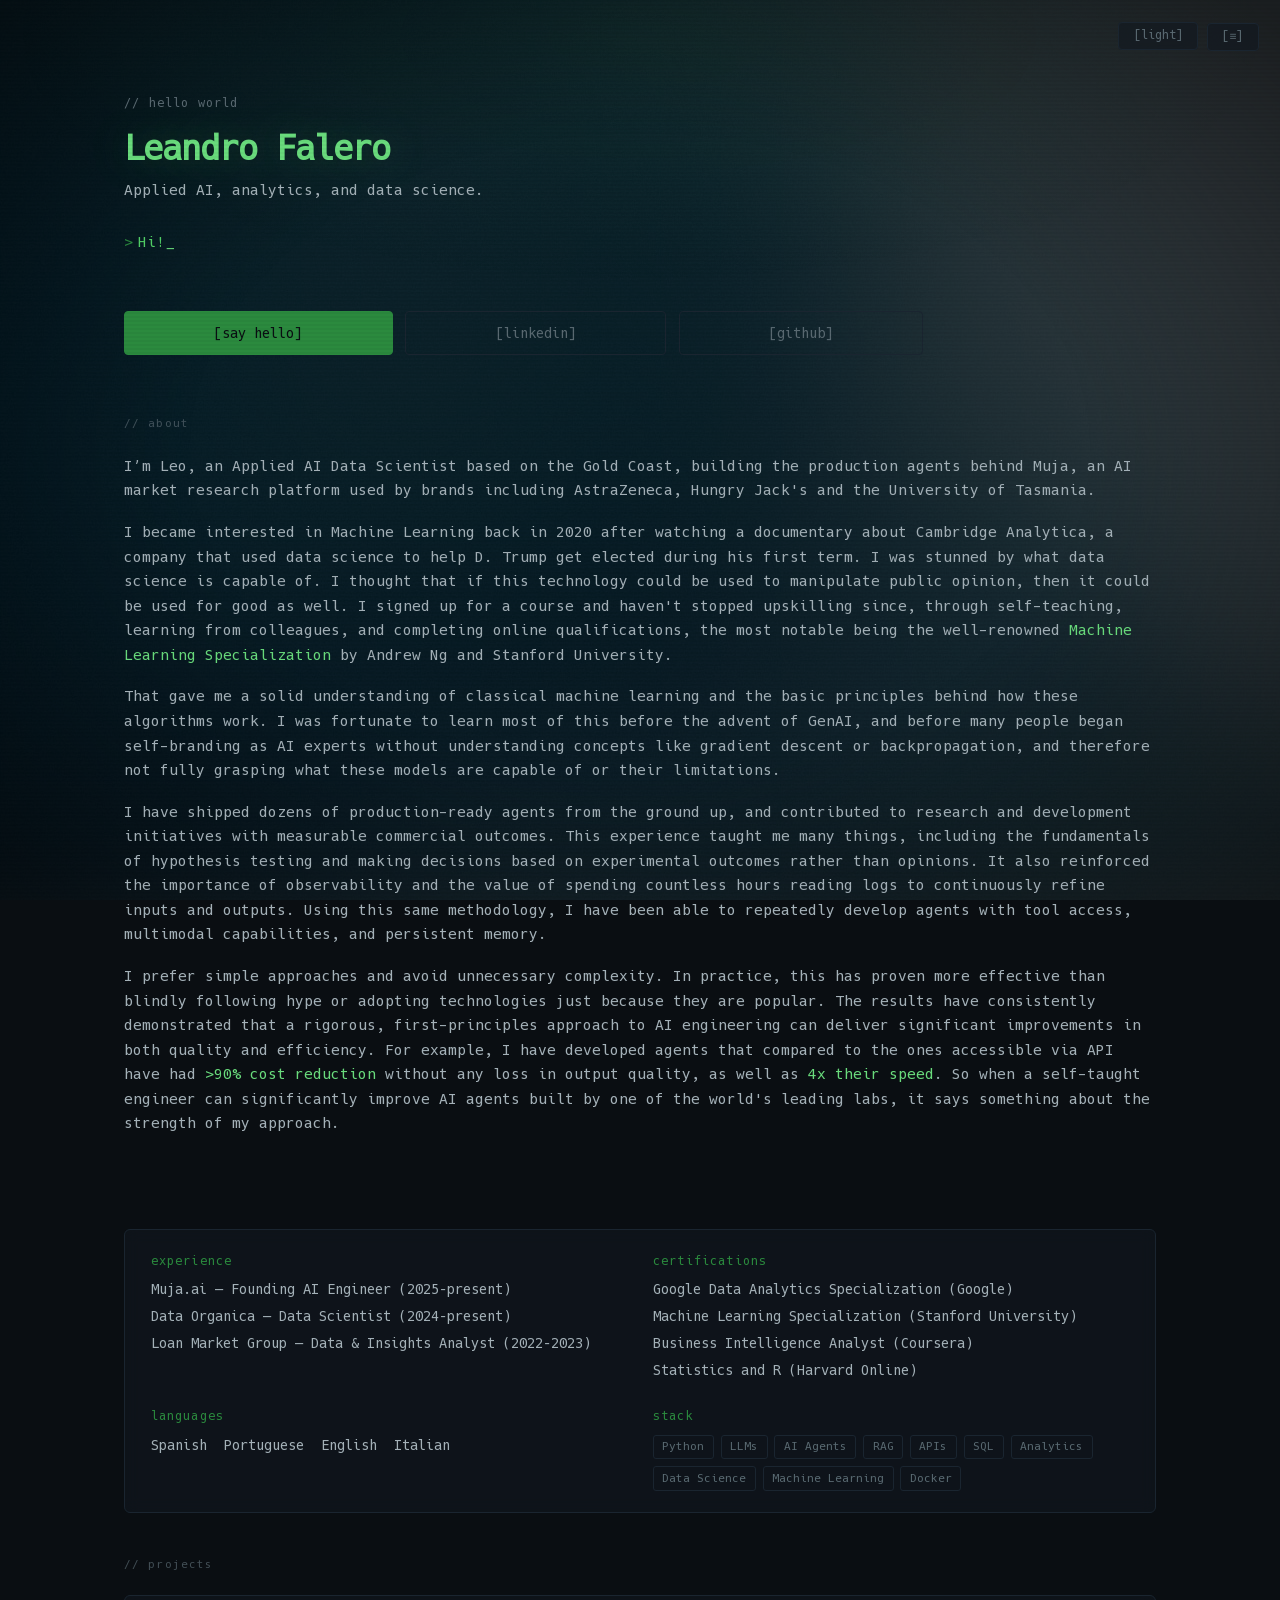
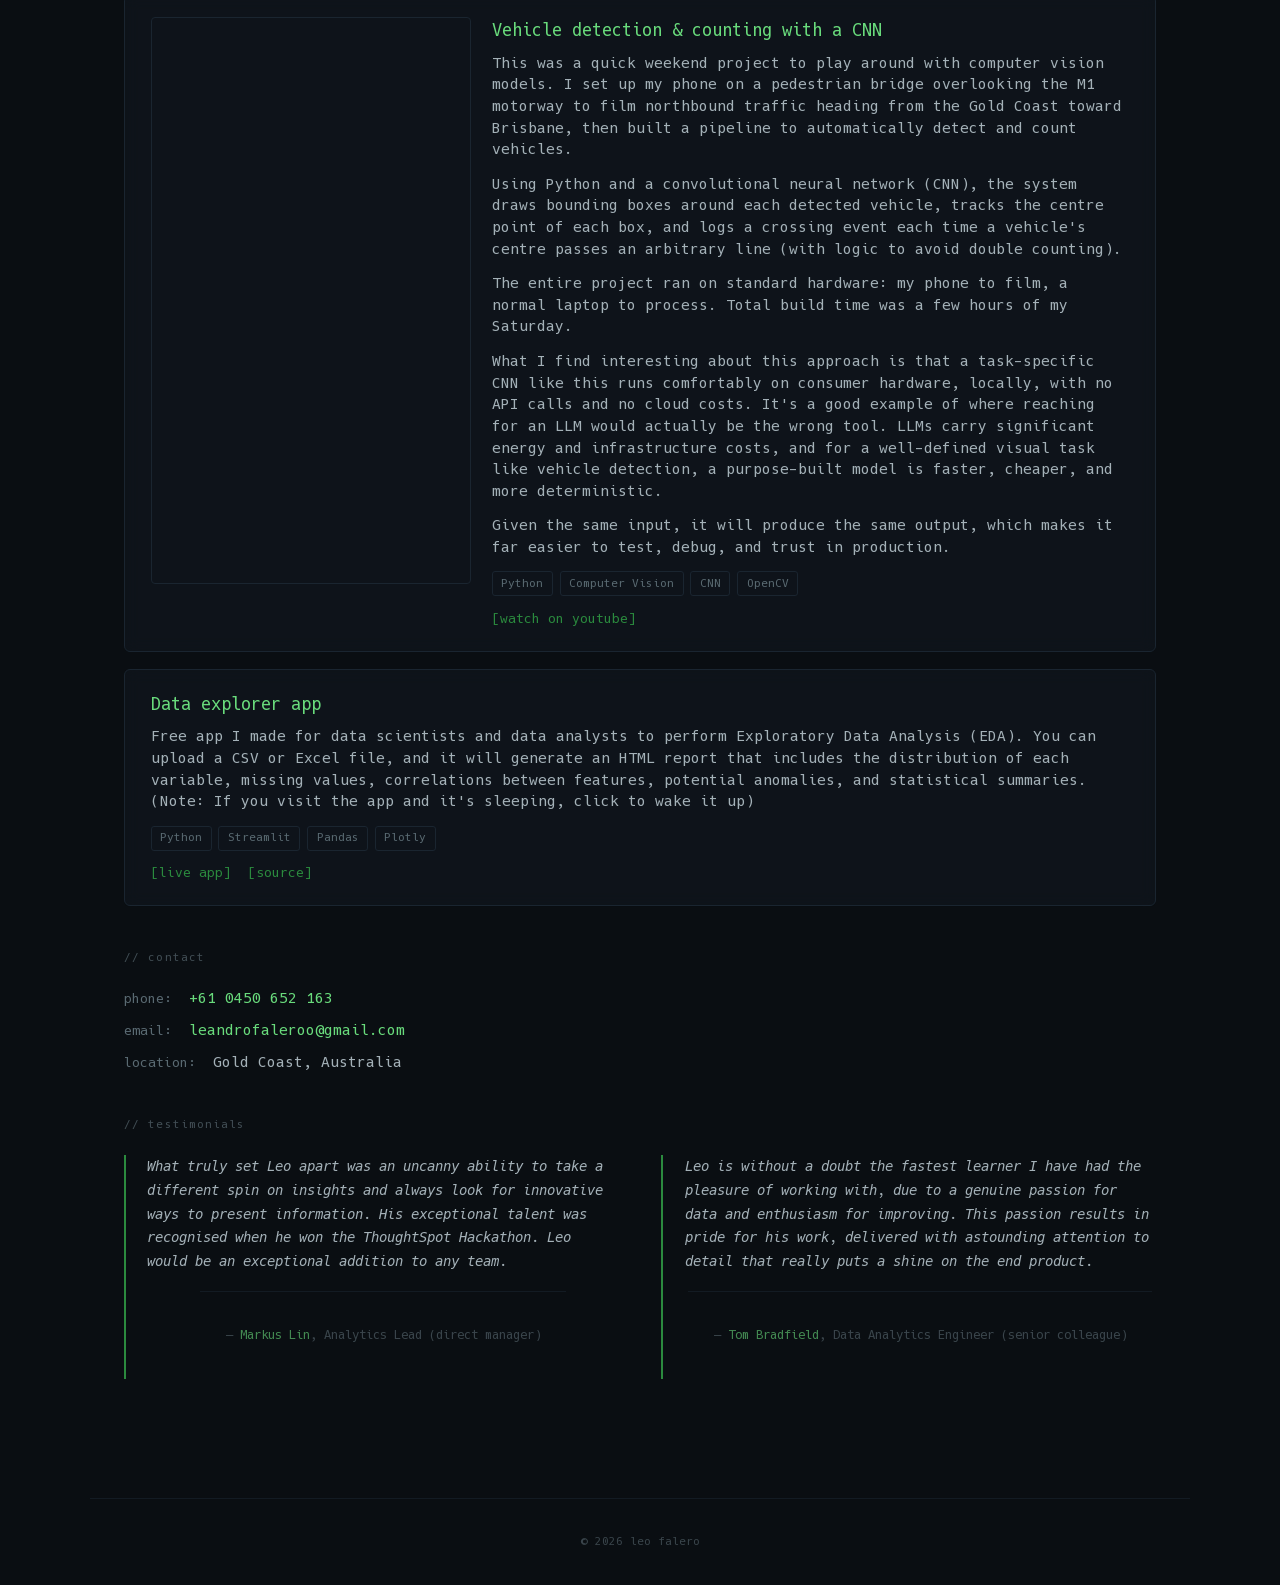
<file: index.html>
<!DOCTYPE html>
<html lang="en">
<head>
  <meta charset="UTF-8">
  <meta name="viewport" content="width=device-width, initial-scale=1.0">
  <title>Leo Falero | Applied AI Data Scientist</title>
  <meta name="description" content="Applied AI Data Scientist and Founding AI Engineer at Muja.ai. Shipping production AI agents, building analytics pipelines, and solving real problems with machine learning.">
  <link rel="icon" type="image/x-icon" href="assets/favicon.ico">
  <link rel="icon" type="image/png" sizes="32x32" href="assets/favicon-32x32.png">
  <link rel="icon" type="image/png" sizes="16x16" href="assets/favicon-16x16.png">
  <link rel="apple-touch-icon" sizes="180x180" href="assets/apple-touch-icon.png">
  <link rel="stylesheet" href="styles.css">
</head>
<body>

  <!-- Slideshow background -->
  <div id="bg" aria-hidden="true"></div>

  <!-- Site nav -->
  <nav class="site-nav">
    <button id="theme-toggle" class="theme-toggle" aria-label="Toggle light/dark theme">[light]</button>
    <div class="burger-wrap">
      <button class="burger-btn" id="burger-btn" aria-label="Open menu" aria-expanded="false">[≡]</button>
      <div class="burger-menu" id="burger-menu">
        <a href="#contact" class="burger-link">[contact]</a>
      </div>
    </div>
  </nav>

  <!-- Scanline overlay -->
  <div class="scanlines" aria-hidden="true"></div>

  <!-- Vignette overlay -->
  <div class="vignette" aria-hidden="true"></div>

  <!-- Ambient glow -->
  <div class="ambient-glow" aria-hidden="true"></div>

  <main class="container">

    <!-- Hero -->
    <section class="hero">
      <p class="hero-label">// hello world</p>
      <h1 class="glitch" data-text="Leandro Falero">Leandro Falero</h1>
      <p class="tagline">Applied AI, analytics, and data science.</p>
      <div class="typed-area">
        <span class="cursor-prefix">&gt; </span>
        <span id="typed-output"></span><span class="cursor">_</span>
      </div>
      <div class="hero-ctas">
        <a href="mailto:leandrofaleroo@gmail.com" class="cta-primary">[say hello]</a>
        <a href="https://www.linkedin.com/in/leandrofalero/" target="_blank" rel="noopener" class="cta-secondary">[linkedin]</a>
        <a href="https://github.com/anthropoleo" target="_blank" rel="noopener" class="cta-secondary">[github]</a>
      </div>
    </section>

    <!-- About -->
    <section class="section" id="about">
      <h2 class="section-label">// about</h2>
      <div class="about-content">
  <p>I’m Leo, an Applied AI Data Scientist based on the Gold Coast, building the production agents behind Muja, an AI market research platform used by brands including AstraZeneca, Hungry Jack's and the University of Tasmania.</p>
  <p>I became interested in Machine Learning back in 2020 after watching a documentary about Cambridge Analytica, a company that used data science to help D. Trump get elected during his first term. I was stunned by what data science is capable of. I thought that if this technology could be used to manipulate public opinion, then it could be used for good as well. I signed up for a course and haven't stopped upskilling since, through self-teaching, learning from colleagues, and completing online qualifications, the most notable being the well-renowned <span class="highlight">Machine Learning Specialization</span> by Andrew Ng and Stanford University.</p>
  <p>That gave me a solid understanding of classical machine learning and the basic principles behind how these algorithms work. I was fortunate to learn most of this before the advent of GenAI, and before many people began self-branding as AI experts without understanding concepts like gradient descent or backpropagation, and therefore not fully grasping what these models are capable of or their limitations.</p>
  <p>I have shipped dozens of production-ready agents from the ground up, and contributed to research and development initiatives with measurable commercial outcomes. This experience taught me many things, including the fundamentals of hypothesis testing and making decisions based on experimental outcomes rather than opinions. It also reinforced the importance of observability and the value of spending countless hours reading logs to continuously refine inputs and outputs. Using this same methodology, I have been able to repeatedly develop agents with tool access, multimodal capabilities, and persistent memory.</p>
  <p>I prefer simple approaches and avoid unnecessary complexity. In practice, this has proven more effective than blindly following hype or adopting technologies just because they are popular. The results have consistently demonstrated that a rigorous, first-principles approach to AI engineering can deliver significant improvements in both quality and efficiency. For example, I have developed agents that compared to the ones accessible via API have had <span class="highlight">&gt;90% cost reduction</span> without any loss in output quality, as well as <span class="highlight">4x their speed</span>. So when a self-taught engineer can significantly improve AI agents built by one of the world's leading labs, it says something about the strength of my approach.</p>
</div>

        <div class="about-details">
          <div class="about-block">
            <h3>experience</h3>
            <ul>
              <li><span class="highlight">Muja.ai</span> — Founding AI Engineer <span class="dim">(2025–present)</span></li>
              <li><span class="highlight">Data Organica</span> — Data Scientist <span class="dim">(2024–present)</span></li>
              <li><span class="highlight">Loan Market Group</span> — Data & Insights Analyst <span class="dim">(2022–2023)</span></li>
            </ul>
          </div>
          <div class="about-block">
            <h3>certifications</h3>
            <ul>
              <li>Google Data Analytics Specialization (Google)</li>
              <li>Machine Learning Specialization (Stanford University)</li>
              <li>Business Intelligence Analyst (Coursera)</li>
              <li>Statistics and R (Harvard Online)</li>
            </ul>
          </div>
          <div class="about-block">
            <h3>languages</h3>
            <ul class="inline-list">
              <li>Spanish</li>
              <li>Portuguese</li>
              <li>English</li>
              <li>Italian</li>
            </ul>
          </div>
          <div class="about-block">
            <h3>stack</h3>
            <div class="tags stack-tags">
              <span class="tag">Python</span>
              <span class="tag">LLMs</span>
              <span class="tag">AI Agents</span>
              <span class="tag">RAG</span>
              <span class="tag">APIs</span>
              <span class="tag">SQL</span>
              <span class="tag">Analytics</span>
              <span class="tag">Data Science</span>
              <span class="tag">Machine Learning</span>
              <span class="tag">Docker</span>
            </div>
          </div>
        </div>

      </div>
    </section>

    <!-- Projects -->
    <section class="section" id="projects">
      <h2 class="section-label">// projects</h2>
      <div id="project-grid" class="project-grid"></div>
    </section>

    <!-- Contact -->
    <section class="section" id="contact">
      <h2 class="section-label">// contact</h2>
      <ul class="contact-list">
        <li><span class="key">phone</span><a href="tel:+610450652163">+61 0450 652 163</a></li>
        <li><span class="key">email</span><a href="mailto:leandrofaleroo@gmail.com">leandrofaleroo@gmail.com</a></li>
        <li><span class="key">location</span><span>Gold Coast, Australia</span></li>
      </ul>
    </section>

    <!-- Testimonials -->
    <section class="section" id="testimonials">
      <h2 class="section-label">// testimonials</h2>
      <div class="testimonial-grid">

        <blockquote class="testimonial">
          <p>What truly set Leo apart was an uncanny ability to take a different spin on insights and always look for innovative ways to present information. His exceptional talent was recognised when he won the ThoughtSpot Hackathon. Leo would be an exceptional addition to any team.</p>
          <footer>— <strong>Markus Lin</strong>, Analytics Lead (direct manager)</footer>
        </blockquote>

        <blockquote class="testimonial">
          <p>Leo is without a doubt the fastest learner I have had the pleasure of working with, due to a genuine passion for data and enthusiasm for improving. This passion results in pride for his work, delivered with astounding attention to detail that really puts a shine on the end product.</p>
          <footer>— <strong>Tom Bradfield</strong>, Data Analytics Engineer (senior colleague)</footer>
        </blockquote>

      </div>
    </section>

  </main>

  <footer>
    <p>&copy; <span id="year"></span> leo falero</p>
  </footer>

  <script src="script.js"></script>
</body>
</html>
</file>
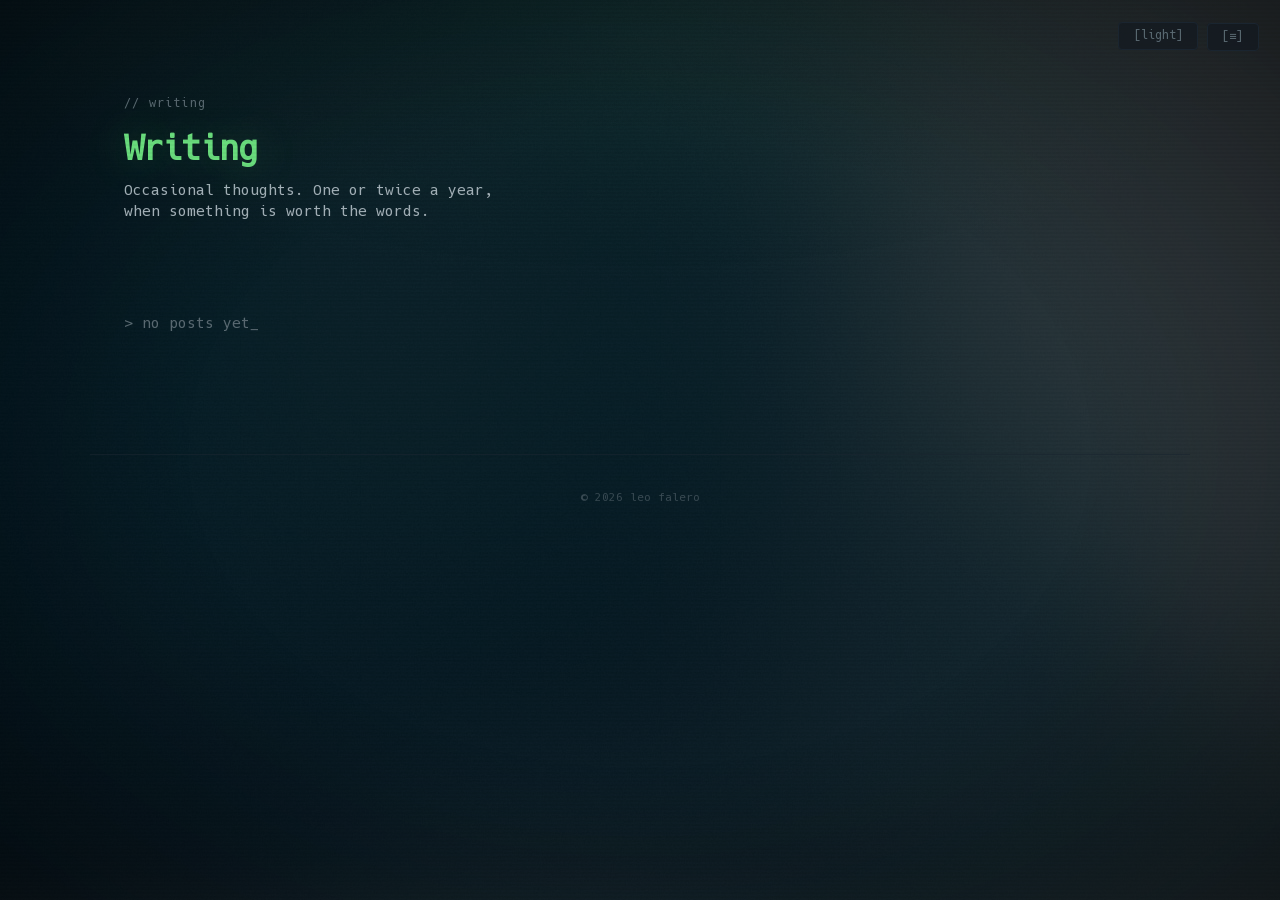
<file: writing.html>
<!DOCTYPE html>
<html lang="en">
<head>
  <meta charset="UTF-8">
  <meta name="viewport" content="width=device-width, initial-scale=1.0">
  <title>Writing | Leo Falero</title>
  <meta name="description" content="Occasional writing by Leo Falero — applied AI, data science, and things worth putting into words.">
  <link rel="icon" type="image/x-icon" href="assets/favicon.ico">
  <link rel="icon" type="image/png" sizes="32x32" href="assets/favicon-32x32.png">
  <link rel="icon" type="image/png" sizes="16x16" href="assets/favicon-16x16.png">
  <link rel="apple-touch-icon" sizes="180x180" href="assets/apple-touch-icon.png">
  <link rel="stylesheet" href="styles.css">
</head>
<body>

  <!-- Slideshow background -->
  <div id="bg" aria-hidden="true"></div>

  <!-- Site nav -->
  <nav class="site-nav">
    <button id="theme-toggle" class="theme-toggle" aria-label="Toggle light/dark theme">[light]</button>
    <div class="burger-wrap">
      <button class="burger-btn" id="burger-btn" aria-label="Open menu" aria-expanded="false">[≡]</button>
      <div class="burger-menu" id="burger-menu">
        <a href="index.html" class="burger-link">[home]</a>
        <a href="index.html#contact" class="burger-link">[contact]</a>
      </div>
    </div>
  </nav>

  <!-- Scanline overlay -->
  <div class="scanlines" aria-hidden="true"></div>

  <!-- Vignette overlay -->
  <div class="vignette" aria-hidden="true"></div>

  <!-- Ambient glow -->
  <div class="ambient-glow" aria-hidden="true"></div>

  <main class="container">
    <section class="hero">
      <p class="hero-label">// writing</p>
      <h1>Writing</h1>
      <p class="tagline">Occasional thoughts. One or twice a year, when something is worth the words.</p>
    </section>

    <section class="section">
      <div id="writing-grid" class="writing-grid"></div>
    </section>
  </main>

  <footer>
    <p>&copy; <span id="year"></span> leo falero</p>
  </footer>

  <script src="script.js"></script>
</body>
</html>
</file>
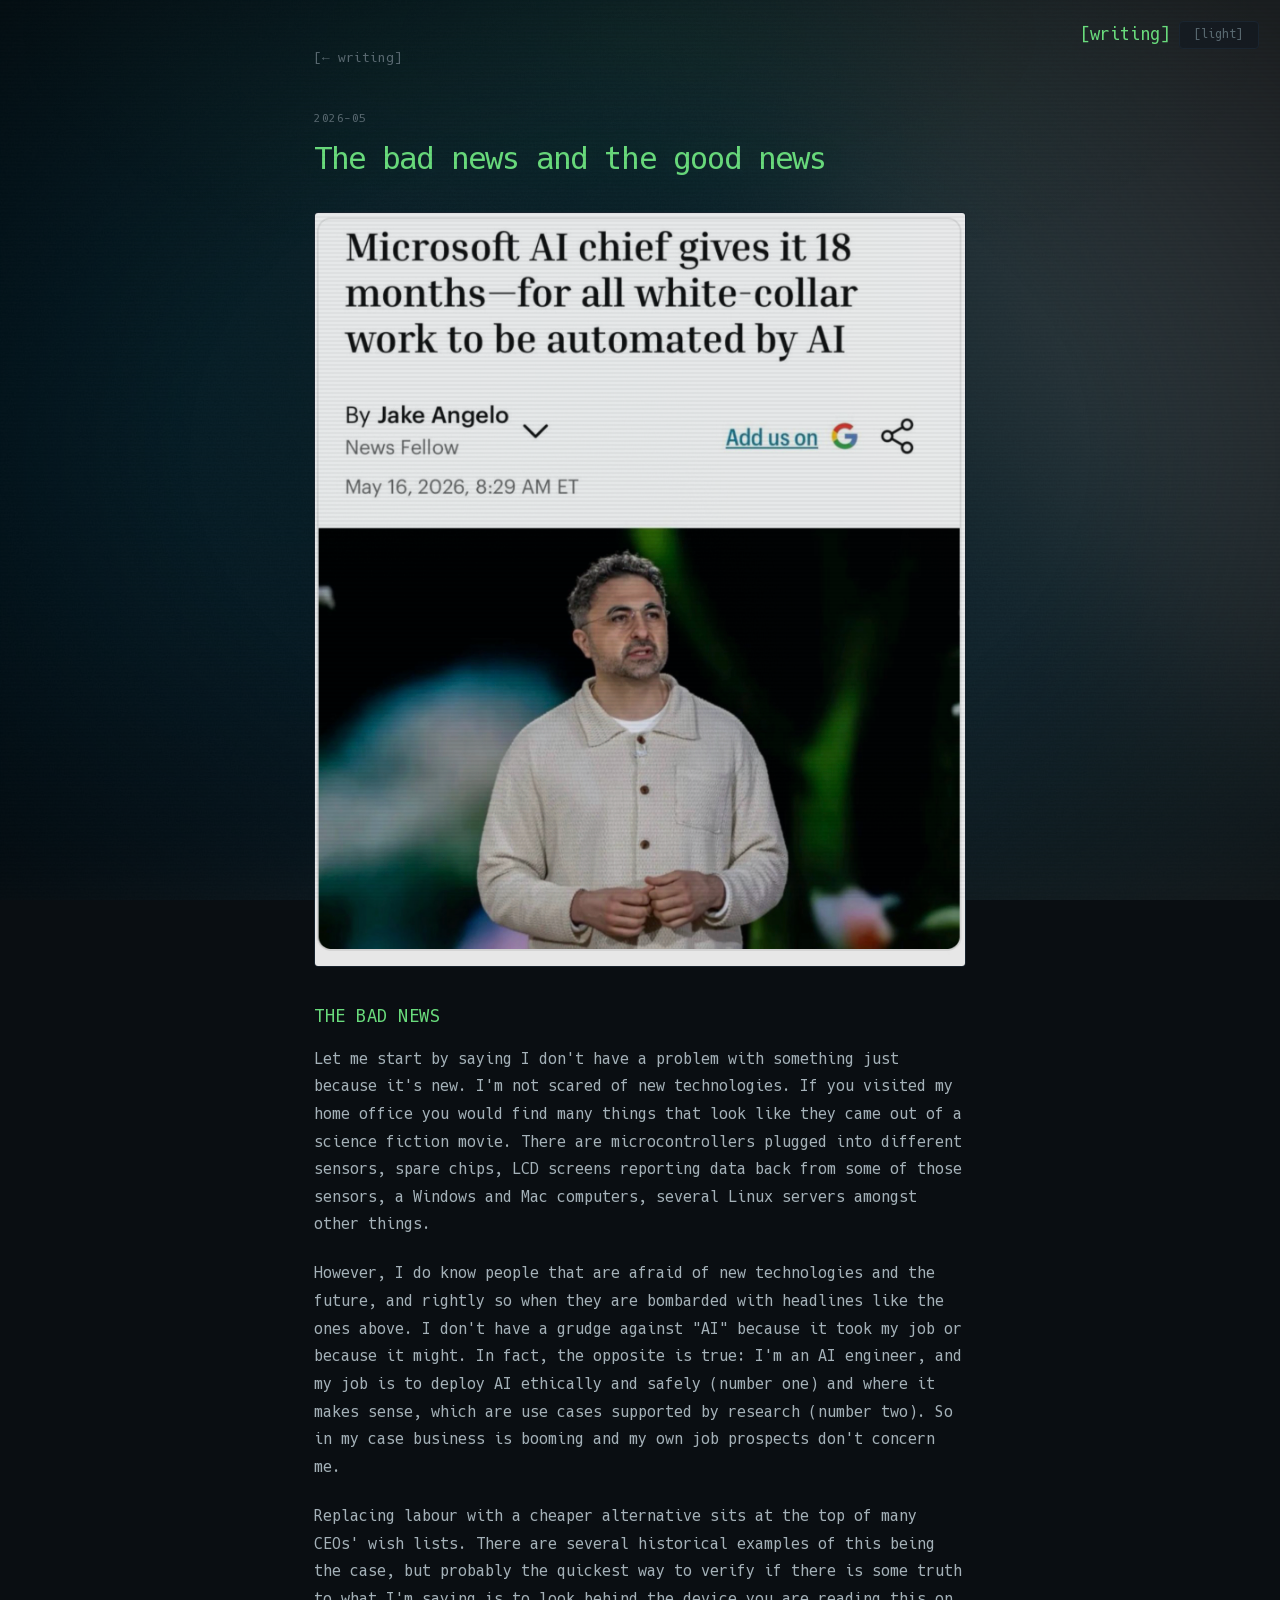
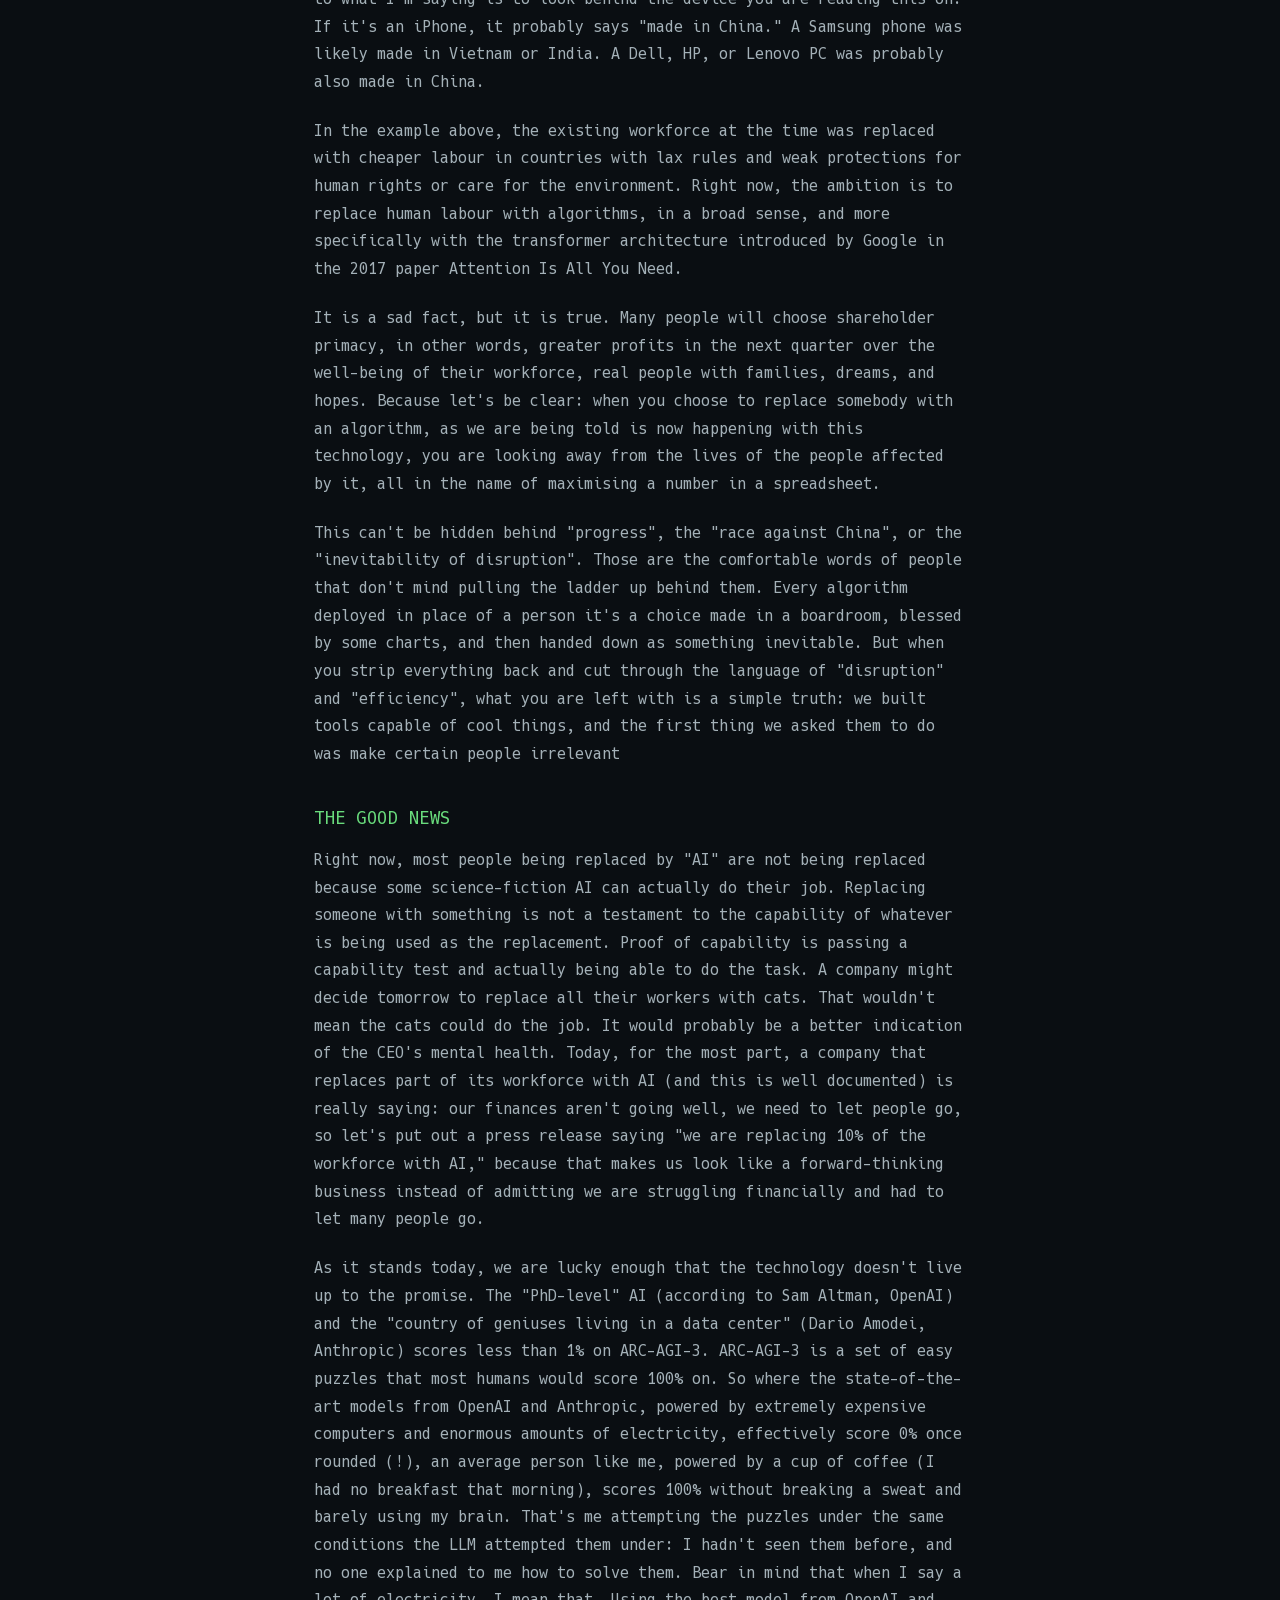
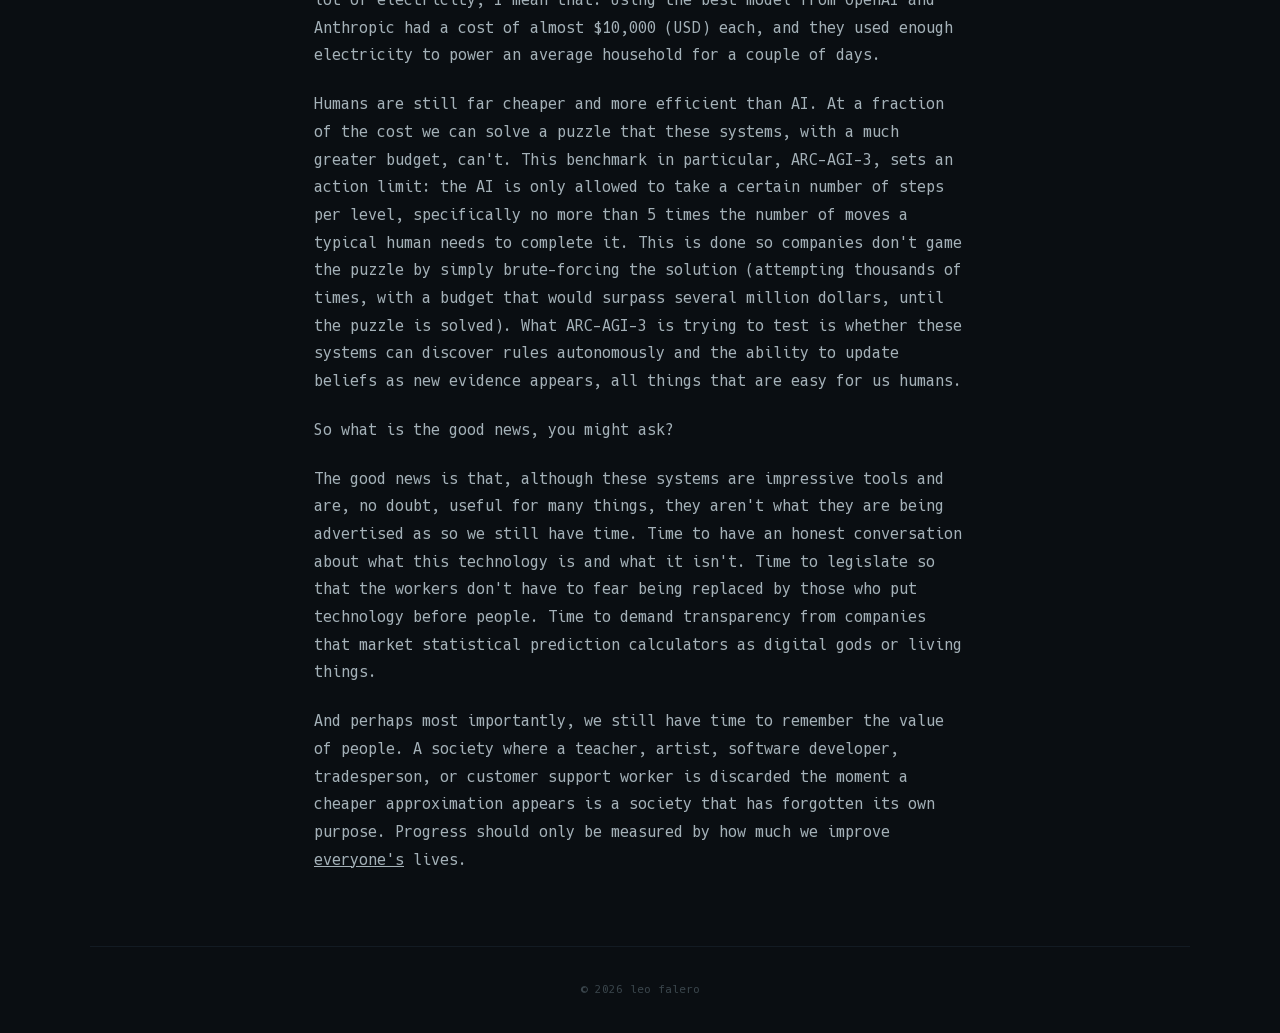
<file: posts/ai-bad-news-good-news.html>
<!DOCTYPE html>
<html lang="en" data-asset-base="../">
<head>
  <meta charset="UTF-8">
  <meta name="viewport" content="width=device-width, initial-scale=1.0">
  <title>AI: The bad news and the good news | Leo Falero</title>
  <meta name="description" content="On AI replacing workers, the hype versus reality, and why we still have time to get this right.">
  <link rel="icon" type="image/x-icon" href="../assets/favicon.ico">
  <link rel="icon" type="image/png" sizes="32x32" href="../assets/favicon-32x32.png">
  <link rel="icon" type="image/png" sizes="16x16" href="../assets/favicon-16x16.png">
  <link rel="apple-touch-icon" sizes="180x180" href="../assets/apple-touch-icon.png">
  <link rel="stylesheet" href="../styles.css">
</head>
<body>

  <!-- Slideshow background -->
  <div id="bg" aria-hidden="true"></div>

  <!-- Site nav -->
  <nav class="site-nav">
    <a href="../writing.html" class="nav-link">[writing]</a>
    <button id="theme-toggle" class="theme-toggle" aria-label="Toggle light/dark theme">[light]</button>
  </nav>

  <!-- Scanline overlay -->
  <div class="scanlines" aria-hidden="true"></div>

  <!-- Vignette overlay -->
  <div class="vignette" aria-hidden="true"></div>

  <!-- Ambient glow -->
  <div class="ambient-glow" aria-hidden="true"></div>

  <main class="post-container">

    <a href="../writing.html" class="post-back">[&larr; writing]</a>

    <header class="post-header">
      <p class="post-date">2026-05</p>
      <h1 class="post-title">The bad news and the good news</h1>
    </header>

    <img class="post-featured-image" src="../assets/ms-ai-chief.png" alt="Microsoft AI chief">

    <div class="post-body">

      <h2>THE BAD NEWS</h2>

      <p>Let me start by saying I don't have a problem with something just because it's new. I'm not scared of new technologies. If you visited my home office you would find many things that look like they came out of a science fiction movie. There are microcontrollers plugged into different sensors, spare chips, LCD screens reporting data back from some of those sensors, a Windows and Mac computers, several Linux servers amongst other things.</p>

      <p>However, I do know people that are afraid of new technologies and the future, and rightly so when they are bombarded with headlines like the ones above. I don't have a grudge against "AI" because it took my job or because it might. In fact, the opposite is true: I'm an AI engineer, and my job is to deploy AI ethically and safely (number one) and where it makes sense, which are use cases supported by research (number two). So in my case business is booming and my own job prospects don't concern me.</p>

      <p>Replacing labour with a cheaper alternative sits at the top of many CEOs' wish lists. There are several historical examples of this being the case, but probably the quickest way to verify if there is some truth to what I'm saying is to look behind the device you are reading this on. If it's an iPhone, it probably says "made in China." A Samsung phone was likely made in Vietnam or India. A Dell, HP, or Lenovo PC was probably also made in China.</p>

      <p>In the example above, the existing workforce at the time was replaced with cheaper labour in countries with lax rules and weak protections for human rights or care for the environment. Right now, the ambition is to replace human labour with algorithms, in a broad sense, and more specifically with the transformer architecture introduced by Google in the 2017 paper Attention Is All You Need.</p>

      <p>It is a sad fact, but it is true. Many people will choose shareholder primacy, in other words, greater profits in the next quarter over the well-being of their workforce, real people with families, dreams, and hopes. Because let's be clear: when you choose to replace somebody with an algorithm, as we are being told is now happening with this technology, you are looking away from the lives of the people affected by it, all in the name of maximising a number in a spreadsheet.</p>

      <p>This can't be hidden behind "progress", the "race against China", or the "inevitability of disruption". Those are the comfortable words of people that don't mind pulling the ladder up behind them. Every algorithm deployed in place of a person it's a choice made in a boardroom, blessed by some charts, and then handed down as something inevitable. But when you strip everything back and cut through the language of "disruption" and "efficiency", what you are left with is a simple truth: we built tools capable of cool things, and the first thing we asked them to do was make certain people irrelevant</p>

      <h2>THE GOOD NEWS</h2>

      <p>Right now, most people being replaced by "AI" are not being replaced because some science-fiction AI can actually do their job. Replacing someone with something is not a testament to the capability of whatever is being used as the replacement. Proof of capability is passing a capability test and actually being able to do the task. A company might decide tomorrow to replace all their workers with cats. That wouldn't mean the cats could do the job. It would probably be a better indication of the CEO's mental health. Today, for the most part, a company that replaces part of its workforce with AI (and this is well documented) is really saying: our finances aren't going well, we need to let people go, so let's put out a press release saying "we are replacing 10% of the workforce with AI," because that makes us look like a forward-thinking business instead of admitting we are struggling financially and had to let many people go.</p>

      <p>As it stands today, we are lucky enough that the technology doesn't live up to the promise. The "PhD-level" AI (according to Sam Altman, OpenAI) and the "country of geniuses living in a data center" (Dario Amodei, Anthropic) scores less than 1% on ARC-AGI-3. ARC-AGI-3 is a set of easy puzzles that most humans would score 100% on. So where the state-of-the-art models from OpenAI and Anthropic, powered by extremely expensive computers and enormous amounts of electricity, effectively score 0% once rounded (!), an average person like me, powered by a cup of coffee (I had no breakfast that morning), scores 100% without breaking a sweat and barely using my brain. That's me attempting the puzzles under the same conditions the LLM attempted them under: I hadn't seen them before, and no one explained to me how to solve them. Bear in mind that when I say a lot of electricity, I mean that. Using the best model from OpenAI and Anthropic had a cost of almost $10,000 (USD) each, and they used enough electricity to power an average household for a couple of days.</p>

      <p>Humans are still far cheaper and more efficient than AI. At a fraction of the cost we can solve a puzzle that these systems, with a much greater budget, can't. This benchmark in particular, ARC-AGI-3, sets an action limit: the AI is only allowed to take a certain number of steps per level, specifically no more than 5 times the number of moves a typical human needs to complete it. This is done so companies don't game the puzzle by simply brute-forcing the solution (attempting thousands of times, with a budget that would surpass several million dollars, until the puzzle is solved). What ARC-AGI-3 is trying to test is whether these systems can discover rules autonomously and the ability to update beliefs as new evidence appears, all things that are easy for us humans.</p>

      <p>So what is the good news, you might ask?</p>

      <p>The good news is that, although these systems are impressive tools and are, no doubt, useful for many things, they aren't what they are being advertised as so we still have time. Time to have an honest conversation about what this technology is and what it isn't. Time to legislate so that the workers don't have to fear being replaced by those who put technology before people. Time to demand transparency from companies that market statistical prediction calculators as digital gods or living things.</p>

      <p>And perhaps most importantly, we still have time to remember the value of people. A society where a teacher, artist, software developer, tradesperson, or customer support worker is discarded the moment a cheaper approximation appears is a society that has forgotten its own purpose. Progress should only be measured by how much we improve <u>everyone's</u> lives.</p>

    </div>

  </main>

  <footer>
    <p>&copy; <span id="year"></span> leo falero</p>
  </footer>

  <script src="../script.js"></script>
</body>
</html>
</file>
<file: styles.css>
/* ===== FONTS ===== */
@font-face {
  font-family: 'Hack';
  src: url('assets/webfonts/hack-regular-subset.woff2') format('woff2');
  font-weight: 400;
  font-style: normal;
  font-display: swap;
}
@font-face {
  font-family: 'Hack';
  src: url('assets/webfonts/hack-italic-subset.woff2') format('woff2');
  font-weight: 400;
  font-style: italic;
  font-display: swap;
}

/* ===== RESET & BASE ===== */
*, *::before, *::after { box-sizing: border-box; margin: 0; padding: 0; }

:root {
  --bg:            #0a0e12;
  --bg-card:       rgba(17, 24, 32, 0.6);
  --bg-card-solid: #111820;
  --green-dim:     #2b8a3e;
  --green:         #69db7c;
  --green-hi:      #51cf66;
  --green-glow:    #69db7c40;
  --text:          #a4b1b8;
  --text-dim:      #5a6a72;
  --border:        #1a2530;
  --bg-overlay:    rgba(10, 14, 18, 0.55);
  --card-hover-bg: rgba(13, 19, 24, 0.8);
  --font-mono:     'Hack', 'Fira Code', 'SF Mono', 'Cascadia Code', monospace;
}

html[data-theme="light"] {
  --bg:            #f0f4f8;
  --bg-card:       rgba(255, 255, 255, 0.70);
  --bg-card-solid: #ffffff;
  --green-dim:     #2b7a3e;
  --green:         #1a7f32;
  --green-hi:      #15662a;
  --green-glow:    #1a7f3230;
  --text:          #2c3e4a;
  --text-dim:      #6b7d87;
  --border:        #c0d4e0;
  --bg-overlay:    rgba(230, 238, 244, 0.50);
  --card-hover-bg: rgba(220, 235, 248, 0.90);
}

html {
  font-size: 15px;
  -webkit-text-size-adjust: 100%;
}

body {
  font-family: var(--font-mono);
  background: var(--bg);
  color: var(--text);
  line-height: 1.6;
  min-height: 100vh;
  overflow-x: hidden;
}

a {
  color: var(--green);
  text-decoration: none;
  transition: color 0.2s, text-shadow 0.2s;
}
a:hover, a:focus {
  color: var(--green-hi);
  text-shadow: 0 0 8px var(--green-glow);
}

/* ===== SLIDESHOW BACKGROUND ===== */
#bg {
  position: fixed;
  inset: 0;
  z-index: 0;
  opacity: 0;
  transition: opacity 2s ease-in-out;
}

#bg.ready {
  opacity: 0.50;
}

#bg div {
  position: absolute;
  inset: 0;
  width: 150%;
  height: 100%;
  background-size: cover;
  background-position: center;
  opacity: 0;
  visibility: hidden;
  transition: opacity 3s ease;
}

#bg div.visible {
  opacity: 1;
  visibility: visible;
  z-index: 1;
  animation: bg-pan 45s linear infinite;
}

#bg div.visible.top {
  z-index: 2;
}

#bg div:only-child {
  animation-direction: alternate !important;
}

/* Green tint overlay on the background images */
#bg::after {
  content: '';
  position: absolute;
  inset: 0;
  z-index: 3;
  background: var(--bg-overlay);
  mix-blend-mode: multiply;
  pointer-events: none;
}

@keyframes bg-pan {
  0%   { transform: translateX(0); }
  100% { transform: translateX(-25%); }
}

@media (max-width: 1280px) {
  #bg div.visible { animation-duration: 29s; }
}

@media (max-width: 736px) {
  #bg div.visible { animation-duration: 18s; }
}

/* ===== AMBIENT BACKGROUND LAYERS ===== */

/* Radial glow behind hero */
.ambient-glow {
  position: fixed;
  top: -20vh;
  left: 50%;
  transform: translateX(-50%);
  width: 120vw;
  height: 80vh;
  background: radial-gradient(
    ellipse 60% 50% at 50% 30%,
    rgba(105, 219, 124, 0.06) 0%,
    rgba(105, 219, 124, 0.02) 40%,
    transparent 70%
  );
  pointer-events: none;
  z-index: 0;
}

/* Vignette */
.vignette {
  position: fixed;
  inset: 0;
  pointer-events: none;
  z-index: 1;
  background: radial-gradient(
    ellipse 70% 70% at 50% 50%,
    transparent 50%,
    rgba(0, 0, 0, 0.5) 100%
  );
}

/* Scanlines */
.scanlines {
  position: fixed;
  inset: 0;
  pointer-events: none;
  z-index: 9999;
  background: repeating-linear-gradient(
    0deg,
    transparent,
    transparent 2px,
    rgba(0, 0, 0, 0.03) 2px,
    rgba(0, 0, 0, 0.03) 4px
  );
}

/* Faint grid texture */
body::before {
  content: '';
  position: fixed;
  inset: 0;
  pointer-events: none;
  z-index: 0;
  opacity: 0.025;
  background-image:
    linear-gradient(rgba(105, 219, 124, 0.3) 1px, transparent 1px),
    linear-gradient(90deg, rgba(105, 219, 124, 0.3) 1px, transparent 1px);
  background-size: 60px 60px;
}

/* ===== CONTAINER ===== */
.container {
  position: relative;
  z-index: 2;
  max-width: 1100px;
  margin: 0 auto;
  padding: 1.5rem 1.5rem 2rem;
}

/* ===== HERO ===== */
.hero {
  padding: 2rem 0 2rem;
  margin-bottom: 0rem;
}

.hero-label {
  font-size: 0.7rem;
  color: var(--text-dim);
  letter-spacing: 0.1em;
  text-transform: lowercase;
  margin-bottom: 1rem;
}

h1 {
  font-size: 2.0rem;
  font-weight: 700;
  color: var(--green);
  text-shadow:
    0 0 40px rgba(105, 219, 124, 0.3),
    0 0 80px rgba(105, 219, 124, 0.1);
  letter-spacing: -0.03em;
  line-height: 1.1;
  margin-bottom: 0.75rem;
  position: relative;
}

.tagline {
  color: var(--text);
  font-size: 0.85rem;
  margin-bottom: 1.75rem;
  max-width: 42ch;
  line-height: 1.5;
}

.typed-area {
  display: flex;
  align-items: baseline;
  min-height: 3.2em;
  font-size: 0.85rem;
  margin-bottom: 2rem;
}

.cursor-prefix {
  color: var(--green-dim);
  margin-right: 0.5ch;
  flex-shrink: 0;
}

#typed-output {
  color: var(--green-hi);
}

.cursor {
  color: var(--green);
  animation: blink 1s step-end infinite;
  margin-left: 1px;
}

@keyframes blink {
  50% { opacity: 0; }
}

/* Hero CTAs */
.hero-ctas {
  display: flex;
  gap: 0.75rem;
  flex-wrap: wrap;
}

.cta-primary,
.cta-secondary {
  display: inline-block;
  padding: 0.6rem 5.25rem;
  font-family: var(--font-mono);
  font-size: 0.8rem;
  border-radius: 4px;
  transition: all 0.2s;
}

.cta-primary {
  background: var(--green-dim);
  color: #0a0e12;
  border: 1px solid var(--green-dim);
}

.cta-primary:hover {
  background: var(--green);
  border-color: var(--green);
  color: #0a0e12;
  text-shadow: none;
  box-shadow: 0 0 20px var(--green-glow);
}

.cta-secondary {
  background: transparent;
  color: var(--text-dim);
  border: 1px solid var(--border);
}

.cta-secondary:hover {
  border-color: var(--green-dim);
  color: var(--green);
  text-shadow: none;
}

/* ===== GLITCH (subtle hover effect on name) ===== */
.glitch:hover {
  animation: glitch 0.3s linear;
}

@keyframes glitch {
  0%   { transform: translate(0); }
  20%  { transform: translate(-2px, 1px); }
  40%  { transform: translate(2px, -1px); }
  60%  { transform: translate(-1px, -1px); }
  80%  { transform: translate(1px, 2px); }
  100% { transform: translate(0); }
}

/* ===== ABOUT ===== */
.about-content p {
  font-size: 0.85rem;
  line-height: 1.7;
  margin-bottom: 1rem;
}

.about-content .highlight {
  color: var(--green);
}

.about-content .dim {
  color: var(--text-dim);
  font-size: 0.75rem;
}

.about-details {
  display: grid;
  grid-template-columns: 1fr;
  gap: 1.5rem;
  margin: 5.5rem 0 0.5rem;
  padding: 1.25rem 1.5rem;
  background: var(--bg-card);
  backdrop-filter: blur(8px);
  -webkit-backdrop-filter: blur(8px);
  border: 1px solid var(--border);
  border-radius: 6px;
}

.about-block h3 {
  font-size: 0.7rem;
  font-weight: 400;
  color: var(--green-dim);
  text-transform: lowercase;
  letter-spacing: 0.1em;
  margin-bottom: 0.5rem;
}

.about-block ul {
  list-style: none;
  display: flex;
  flex-direction: column;
  gap: 0.3rem;
  font-size: 0.8rem;
}

.about-block ul.inline-list {
  flex-direction: row;
  flex-wrap: wrap;
  gap: 0.5rem 1rem;
}

.about-block li {
  color: var(--text);
}


@media (min-width: 480px) {
  .about-details {
    grid-template-columns: 1fr 1fr;
  }
}

/* ===== SECTIONS ===== */
.section {
  margin-top: -1.5rem;
  margin-bottom: 4rem;
}

.section-label {
  font-size: 0.65rem;
  font-weight: 400;
  color: var(--text-dim);
  text-transform: lowercase;
  margin-bottom: 1.25rem;
  letter-spacing: 0.1em;
  opacity: 0.7;
}

/* ===== PROJECT GRID ===== */
.project-grid {
  display: grid;
  grid-template-columns: repeat(3, 1fr);
  gap: 1rem;
}

.project-card {
  background: var(--bg-card);
  backdrop-filter: blur(8px);
  -webkit-backdrop-filter: blur(8px);
  border: 1px solid var(--border);
  border-radius: 6px;
  padding: 1.25rem 1.5rem;
  transition: border-color 0.2s;
}

.project-card:hover {
  border-color: var(--green-dim);
}

.project-card h3 {
  font-size: 1rem;
  font-weight: 400;
  color: var(--green);
  margin-bottom: 0.5rem;
}

.project-card p {
  font-size: 0.85rem;
  color: var(--text);
  margin-bottom: 0.75rem;
  line-height: 1.5;
}

/* Tags */
.tags {
  display: flex;
  flex-wrap: wrap;
  gap: 0.4rem;
  margin-bottom: 0.75rem;
}

.tag {
  font-size: 0.65rem;
  padding: 0.15rem 0.5rem;
  background: transparent;
  border: 1px solid var(--border);
  border-radius: 3px;
  color: var(--text-dim);
}

/* Project links */
.project-links {
  display: flex;
  gap: 1rem;
  font-size: 0.75rem;
}

.project-links a {
  color: var(--green-dim);
}
.project-links a:hover {
  color: var(--green-hi);
}

/* YouTube Short — side-by-side layout */
.card-media-layout {
  display: flex;
  gap: 1.25rem;
  align-items: flex-start;
}

.project-youtube {
  flex-shrink: 0;
  width: 320px;
  border-radius: 4px;
  overflow: hidden;
  border: 1px solid var(--border);
}

.project-youtube iframe {
  display: block;
  width: 100%;
  aspect-ratio: 9 / 16;
  border: none;
}

.card-content {
  flex: 1;
  min-width: 0;
}

@media (max-width: 479px) {
  .card-media-layout {
    flex-direction: column;
  }
  .project-youtube {
    width: 100%;
    max-width: 200px;
  }
}

/* ===== TESTIMONIALS ===== */
.testimonial-grid {
  display: grid;
  grid-template-columns: 1fr;
  gap: 2rem;
}

@media (min-width: 768px) {
  .testimonial-grid {
    grid-template-columns: repeat(2, 1fr);
    gap: 2.5rem;
  }
}

.testimonial {
  margin: 0;
  padding: 0 0 0 1.25rem;
  border-left: 2px solid var(--green-dim);
  display: flex;
  flex-direction: column;
  gap: 1rem;
}

.testimonial p {
  font-size: 0.82rem;
  color: var(--text);
  line-height: 1.7;
  font-style: italic;
  margin: 0;
}

.testimonial footer {
  font-size: 0.72rem;
  color: var(--text-dim);
  font-style: normal;
}

.testimonial footer strong {
  color: var(--green);
  font-weight: normal;
}

.stack-tags { margin-bottom: 0; }

/* ===== CONTACT ===== */
.contact-list {
  list-style: none;
  display: flex;
  flex-direction: column;
  gap: 0.5rem;
}

.contact-list li {
  display: flex;
  align-items: baseline;
  gap: 1rem;
  font-size: 0.85rem;
}

.key {
  color: var(--text-dim);
  min-width: 6ch;
  flex-shrink: 0;
  font-size: 0.75rem;
}
.key::after {
  content: ':';
}


/* ===== SITE NAV ===== */
.site-nav {
  position: fixed;
  top: 1.25rem;
  right: 1.25rem;
  z-index: 10000;
  display: flex;
  align-items: center;
  gap: 0.5rem;
}

.burger-wrap {
  position: relative;
}

.burger-btn {
  padding: 0.4rem 0.85rem;
  font-family: var(--font-mono);
  font-size: 0.7rem;
  background: var(--bg-card);
  backdrop-filter: blur(8px);
  -webkit-backdrop-filter: blur(8px);
  color: var(--text-dim);
  border: 1px solid var(--border);
  border-radius: 4px;
  cursor: pointer;
  transition: border-color 0.2s, color 0.2s;
  line-height: 1;
}

.burger-btn:hover,
.burger-btn[aria-expanded="true"] {
  border-color: var(--green-dim);
  color: var(--green);
}

.burger-menu {
  position: absolute;
  top: calc(100% + 0.4rem);
  right: 0;
  background: var(--bg-card);
  backdrop-filter: blur(12px);
  -webkit-backdrop-filter: blur(12px);
  border: 1px solid var(--border);
  border-radius: 4px;
  display: none;
  flex-direction: column;
  min-width: 110px;
  overflow: hidden;
}

.burger-menu.is-open {
  display: flex;
}

.burger-link {
  padding: 0.55rem 1rem;
  font-family: var(--font-mono);
  font-size: 0.7rem;
  color: var(--text-dim);
  white-space: nowrap;
  transition: color 0.15s, background 0.15s;
  display: block;
}

.burger-link:hover {
  color: var(--green);
  background: rgba(105, 219, 124, 0.05);
  text-shadow: none;
}

/* ===== THEME TOGGLE ===== */
.theme-toggle {
  padding: 0.4rem 0.85rem;
  font-family: var(--font-mono);
  font-size: 0.7rem;
  background: var(--bg-card);
  backdrop-filter: blur(8px);
  -webkit-backdrop-filter: blur(8px);
  color: var(--text-dim);
  border: 1px solid var(--border);
  border-radius: 4px;
  cursor: pointer;
  transition: border-color 0.2s, color 0.2s;
  line-height: 1;
}

.theme-toggle:hover {
  border-color: var(--green-dim);
  color: var(--green);
}

/* ===== WRITING PAGE ===== */
.writing-grid {
  display: grid;
  grid-template-columns: 1fr;
  gap: 1.5rem;
}

@media (min-width: 640px) {
  .writing-grid {
    grid-template-columns: repeat(2, 1fr);
  }
}

.post-card {
  background: var(--bg-card);
  backdrop-filter: blur(8px);
  -webkit-backdrop-filter: blur(8px);
  border: 1px solid var(--border);
  border-radius: 6px;
  overflow: hidden;
  display: flex;
  flex-direction: column;
  transition: border-color 0.2s;
}

.post-card:hover {
  border-color: var(--green-dim);
}

.post-card-image {
  width: 100%;
  aspect-ratio: 16 / 9;
  object-fit: cover;
  display: block;
  opacity: 0.85;
  transition: opacity 0.2s;
}

.post-card:hover .post-card-image {
  opacity: 1;
}

.post-card-body {
  padding: 1.25rem 1.5rem;
  flex: 1;
  display: flex;
  flex-direction: column;
}

.post-card-date {
  font-size: 0.65rem;
  color: var(--text-dim);
  letter-spacing: 0.05em;
  margin-bottom: 0.5rem;
}

.post-card-title {
  font-size: 0.95rem;
  font-weight: 400;
  color: var(--green);
  margin-bottom: 0.6rem;
  line-height: 1.4;
}

.post-card-excerpt {
  font-size: 0.8rem;
  color: var(--text);
  line-height: 1.6;
  flex: 1;
  margin-bottom: 1rem;
}

.post-card-link {
  font-size: 0.75rem;
  color: var(--green-dim);
  align-self: flex-start;
}

.post-card-link:hover {
  color: var(--green-hi);
  text-shadow: 0 0 8px var(--green-glow);
}

.writing-empty {
  font-size: 0.85rem;
  color: var(--text-dim);
}

/* ===== POST PAGE ===== */
.post-container {
  position: relative;
  z-index: 2;
  max-width: 720px;
  margin: 0 auto;
  padding: 1.5rem 1.5rem 2rem;
}

.post-back {
  display: inline-block;
  font-size: 0.75rem;
  color: var(--text-dim);
  margin-bottom: 2.5rem;
  transition: color 0.2s;
}

.post-back:hover {
  color: var(--green);
  text-shadow: none;
}

.post-header {
  margin-bottom: 2rem;
}

.post-date {
  font-size: 0.65rem;
  color: var(--text-dim);
  letter-spacing: 0.05em;
  margin-bottom: 0.75rem;
}

.post-title {
  font-size: 1.5rem;
  font-weight: 400;
  color: var(--green);
  line-height: 1.2;
  text-shadow: 0 0 40px rgba(105, 219, 124, 0.2);
}

.post-featured-image {
  width: 100%;
  border-radius: 4px;
  border: 1px solid var(--border);
  margin-bottom: 2rem;
  display: block;
  opacity: 0.9;
}

.post-body {
  font-size: 0.88rem;
  line-height: 1.85;
  color: var(--text);
}

.post-body p {
  margin-bottom: 1.25rem;
}

.post-body h2 {
  font-size: 1rem;
  font-weight: 400;
  color: var(--green);
  margin: 2rem 0 0.75rem;
  letter-spacing: 0.03em;
}

.post-body h3 {
  font-size: 0.9rem;
  font-weight: 400;
  color: var(--green-dim);
  margin: 1.5rem 0 0.5rem;
}

.post-body a {
  color: var(--green);
  text-decoration: underline;
  text-decoration-color: var(--green-dim);
}

.post-body blockquote {
  border-left: 2px solid var(--green-dim);
  padding-left: 1.25rem;
  margin: 1.5rem 0;
  color: var(--text-dim);
  font-style: italic;
}

.post-body code {
  font-family: var(--font-mono);
  font-size: 0.85em;
  background: var(--bg-card);
  border: 1px solid var(--border);
  padding: 0.1em 0.4em;
  border-radius: 3px;
  color: var(--green-hi);
}

.post-body pre {
  background: var(--bg-card);
  border: 1px solid var(--border);
  border-radius: 4px;
  padding: 1rem 1.25rem;
  overflow-x: auto;
  margin-bottom: 1.25rem;
}

.post-body pre code {
  background: none;
  border: none;
  padding: 0;
}

@media (min-width: 768px) {
  .post-container { padding: 2.5rem 2rem 3rem; }
  .post-title { font-size: 1.8rem; }
}

/* ===== FOOTER ===== */
footer {
  position: relative;
  z-index: 2;
  text-align: center;
  padding: 2rem 1.5rem;
  font-size: 0.65rem;
  color: var(--text-dim);
  border-top: 1px solid var(--border);
  max-width: 1100px;
  margin: 0 auto;
  opacity: 0.6;
}

/* ===== RESPONSIVE ===== */
@media (min-width: 480px) {
  html { font-size: 16px; }
}


@media (min-width: 768px) {
  html { font-size: 17px; }
  .container { padding: 2.5rem 2rem 3rem; }
  .hero { padding: 3rem 0 5rem; }
}

@media (max-width: 479px) {
  h1 { font-size: 1.8rem; }
  .hero { padding: 1.5rem 0 3rem; margin-bottom: 3rem; }
  .hero-ctas {
    flex-direction: column;
    gap: 0.5rem;
  }
  .hero-ctas a {
    text-align: center;
    padding: 0.75rem 1.25rem;
  }
.contact-list li {
    flex-direction: column;
    gap: 0.15rem;
  }
  .key { min-width: unset; }

  .section { margin-bottom: 3rem; }
}
</file>
